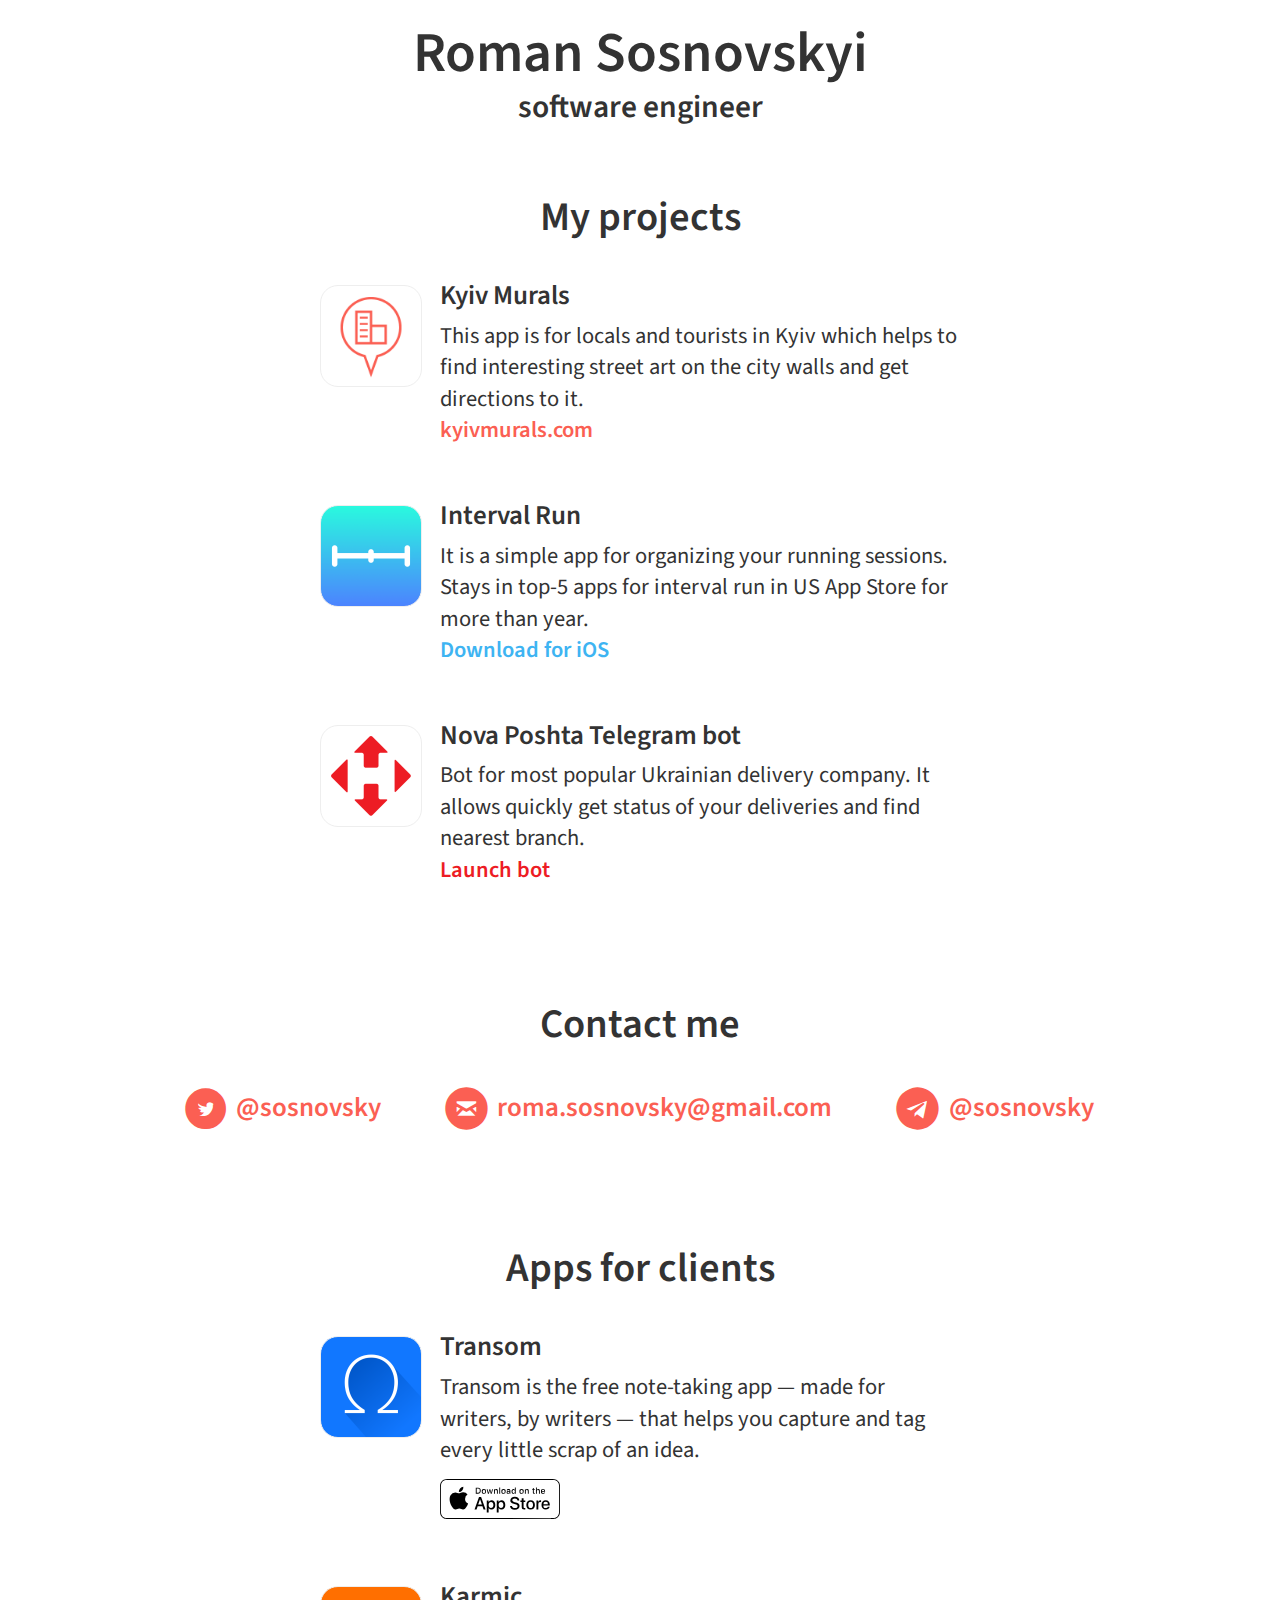
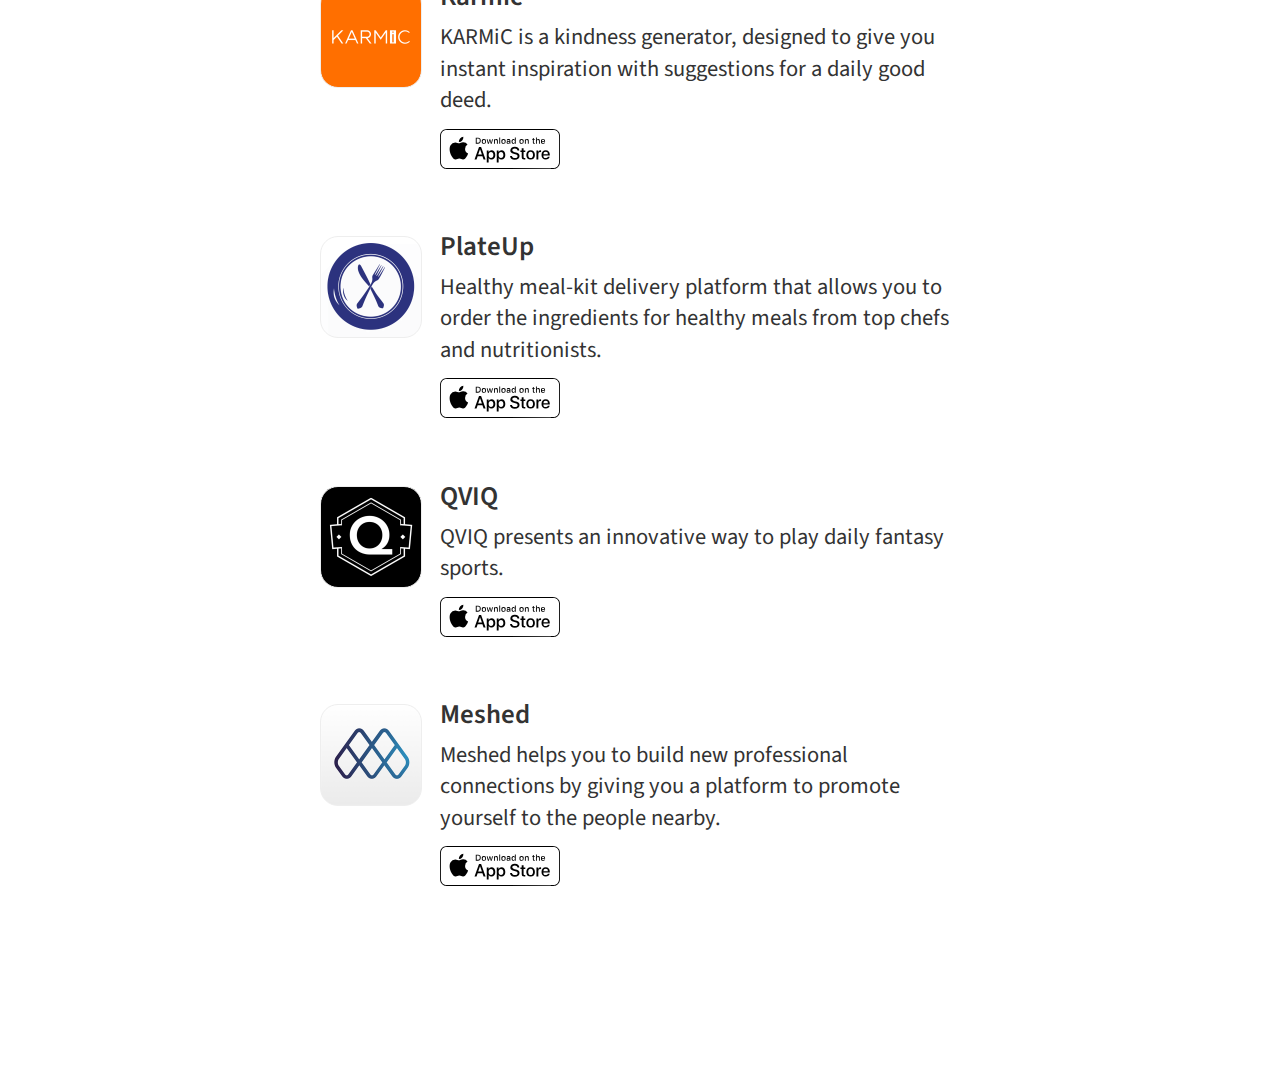
<file: index.html>
<!doctype html>
<html>
  <head>
    <meta charset="utf-8">
    <meta http-equiv="x-ua-compatible" content="ie=edge">
    <title>Roman Sosnovskyi | Software Engineer</title>
    <meta name="description" content="Roma Sosnovsky | Software Engineer">
    <meta name="viewport" content="width=device-width, initial-scale=1">

    <link href='https://fonts.googleapis.com/css?family=Source+Sans+Pro:300,400,600,700,900' rel='stylesheet'>
    <link rel="stylesheet" href="main.css">
  </head>
  <body>
    <h1>Roman Sosnovskyi</h1>
    <h2>software engineer</h2>
    <h3>My projects</h3>
    <ul class="projects">
      <li class="kyiv-murals">
        <h4>Kyiv Murals</h4>
        <p>This app is for locals and tourists in Kyiv which helps to find interesting street art on the city walls and get directions to it.</p>
        <a href="https://kyivmurals.com">kyivmurals.com</a>
      </li>
      <li class="interval-run">
        <h4>Interval Run</h4>
        <p>It is a simple app for organizing your running sessions. Stays in top-5 apps for interval run in US App Store for more than year.</p>
        <a href="https://itunes.apple.com/app/interval-runs/id956283665">Download for iOS</a>
      </li>
      <li class="nova-poshta">
        <h4>Nova Poshta Telegram bot</h4>
        <p>Bot for most popular Ukrainian delivery company. It allows quickly get status of your deliveries and find nearest branch.</p>
        <a href="https://telegram.me/novaposhta_bot">Launch bot</a>
      </li>
    </ul>

    <h3>Contact me</h3>
    <ul class="contacts">
      <li><a href="https://twitter.com/sosnovsky" class="twitter" title="Twitter">@sosnovsky</a></li>
      <li class="contacts-email"><a href="mailto:roma.sosnovsky@gmail.com" class="email" title="Email">roma.sosnovsky@gmail.com</a></li>
      <li><a href="https://telegram.me/sosnovsky" class="telegram" title="Telegram">@sosnovsky</a></li>
    </ul>

    <h3>Apps for clients</h3>
    <ul class="projects">
      <li class="transom">
        <h4>Transom</h4>
        <p>Transom is the free note-taking app — made for writers, by writers — that helps you capture and tag every little scrap of an idea.</p>
        <a href="https://apps.apple.com/app/transom-note-taker-for-writers/id927983947" class="download"><img src="images/download.svg"></a>
      </li>
      <li class="karmic">
        <h4>Karmic</h4>
        <p>KARMiC is a kindness generator, designed to give you instant inspiration with suggestions for a daily good deed.</p>
        <a href="https://apps.apple.com/app/karmic-a-deed-a-day/id839241274" class="download"><img src="images/download.svg"></a>
      </li>
      <li class="plate-up">
        <h4>PlateUp</h4>
        <p>Healthy meal-kit delivery platform that allows you to order the ingredients for healthy meals from top chefs and nutritionists.​</p>
        <a href="https://apps.apple.com/gb/app/plate-up/id1471493923" class="download"><img src="images/download.svg"></a>
      </li>
      <li class="qviq">
        <h4>QVIQ</h4>
        <p>QVIQ presents an innovative way to play daily fantasy sports.</p>
        <a href="https://apps.apple.com/us/app/qviq/id1454377615" class="download"><img src="images/download.svg"></a>
      </li>
      <li class="meshed">
        <h4>Meshed</h4>
        <p>Meshed helps you to build new professional connections by giving you a platform to promote yourself to the people nearby.</p>
        <a href="https://apps.apple.com/app/meshed/id1330393533" class="download"><img src="images/download.svg"></a>
      </li>
    </ul>
    <script>
        window.ga=function(){ga.q.push(arguments)};ga.q=[];ga.l=+new Date;
        ga('create','UA-56630193-1','auto');ga('send','pageview')
    </script>
    <script src="https://www.google-analytics.com/analytics.js" async defer></script>
  </body>
</html>
</file>
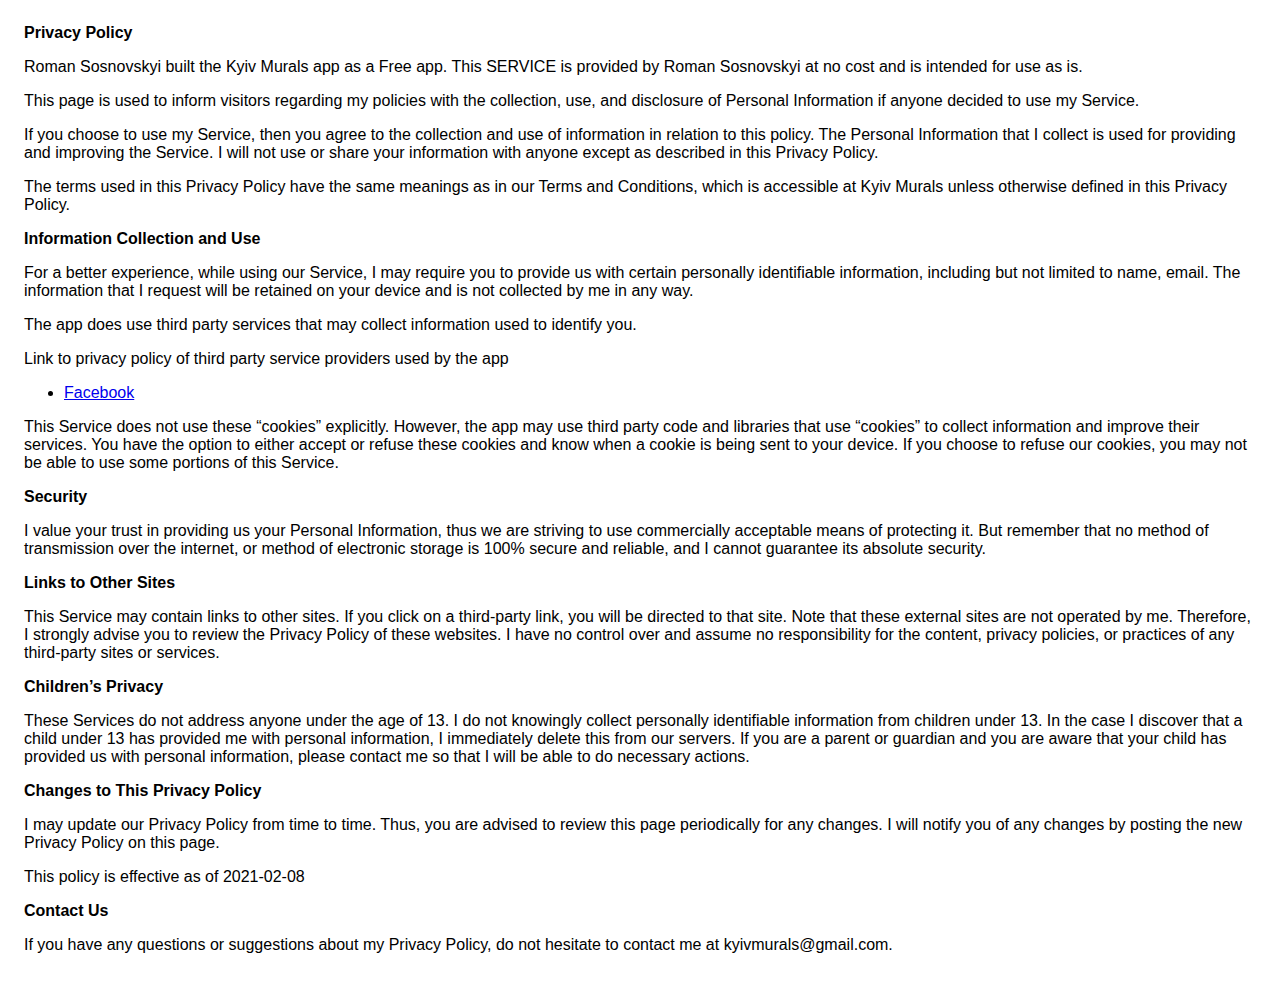
<file: privacy-policy/kyiv-murals.html>
<!DOCTYPE html>
<html>
<head>
      <meta charset='utf-8'>
      <meta name='viewport' content='width=device-width'>
      <title>Privacy Policy</title>
      <style> body { font-family: 'Helvetica Neue', Helvetica, Arial, sans-serif; padding:1em; } </style>
</head>
<body>
<strong>Privacy Policy</strong> <p>
                Roman Sosnovskyi built the Kyiv Murals app as
                a Free app. This SERVICE is provided by
                Roman Sosnovskyi at no cost and is intended for use as
                is.
            </p> <p>
                This page is used to inform visitors regarding my
                policies with the collection, use, and disclosure of Personal
                Information if anyone decided to use my Service.
            </p> <p>
                If you choose to use my Service, then you agree to
                the collection and use of information in relation to this
                policy. The Personal Information that I collect is
                used for providing and improving the Service. I will not use or share your information with
                anyone except as described in this Privacy Policy.
            </p> <p>
                The terms used in this Privacy Policy have the same meanings
                as in our Terms and Conditions, which is accessible at
                Kyiv Murals unless otherwise defined in this Privacy Policy.
            </p> <p><strong>Information Collection and Use</strong></p> <p>
                For a better experience, while using our Service, I
                may require you to provide us with certain personally
                identifiable information, including but not limited to name, email. The information that
                I request will be retained on your device and is not collected by me in any way.
            </p> <div><p>
                The app does use third party services that may collect
                information used to identify you.
                </p> <p>
                Link to privacy policy of third party service providers used
                by the app
                </p> <ul><!----><!----><!----><!----><li><a href="https://www.facebook.com/about/privacy/update/printable" target="_blank" rel="noopener noreferrer">Facebook</a></li><!----><!----><!----><!----><!----><!----><!----><!----><!----><!----><!----><!----><!----><!----><!----><!----><!----><!----><!----><!----></ul></div> <p>
                This Service does not use these “cookies” explicitly. However,
                the app may use third party code and libraries that use
                “cookies” to collect information and improve their services.
                You have the option to either accept or refuse these cookies
                and know when a cookie is being sent to your device. If you
                choose to refuse our cookies, you may not be able to use some
                portions of this Service.
            </p> <p><strong>Security</strong></p> <p>
                I value your trust in providing us your
                Personal Information, thus we are striving to use commercially
                acceptable means of protecting it. But remember that no method
                of transmission over the internet, or method of electronic
                storage is 100% secure and reliable, and I cannot
                guarantee its absolute security.
            </p> <p><strong>Links to Other Sites</strong></p> <p>
                This Service may contain links to other sites. If you click on
                a third-party link, you will be directed to that site. Note
                that these external sites are not operated by me.
                Therefore, I strongly advise you to review the
                Privacy Policy of these websites. I have
                no control over and assume no responsibility for the content,
                privacy policies, or practices of any third-party sites or
                services.
            </p> <p><strong>Children’s Privacy</strong></p> <p>
                These Services do not address anyone under the age of 13.
                I do not knowingly collect personally
                identifiable information from children under 13. In the case
                I discover that a child under 13 has provided
                me with personal information, I immediately
                delete this from our servers. If you are a parent or guardian
                and you are aware that your child has provided us with
                personal information, please contact me so that
                I will be able to do necessary actions.
            </p> <p><strong>Changes to This Privacy Policy</strong></p> <p>
                I may update our Privacy Policy from
                time to time. Thus, you are advised to review this page
                periodically for any changes. I will
                notify you of any changes by posting the new Privacy Policy on
                this page.
            </p> <p>This policy is effective as of 2021-02-08</p> <p><strong>Contact Us</strong></p> <p>
                If you have any questions or suggestions about my
                Privacy Policy, do not hesitate to contact me at kyivmurals@gmail.com.
            </p>
</body>
</html>
</file>
<file: main.css>
@font-face {
  font-family: 'icons';
  src:  url('fonts/icons.woff2') format('woff2'),
        url('fonts/icons.woff') format('woff');
}

html, body {
  margin: 0;
  padding: 0;
  width: 100%;
}

body {
  background: #fff;
  padding-bottom: 100px;
  font: 2.5vh 'Source Sans Pro', Helvetica, Arial;
  color: #333;
  text-align: center;
  position: relative;
  text-rendering: optimizeLegibility;
  -webkit-font-smoothing: antialiased;
  -moz-osx-font-smoothing: grayscale;
  line-height: 1.4;
}
a {
  text-decoration: none;
  transition: all .3s ease-in-out;
  font-weight: 600;
}
h1, h2, h3, h4 {
  font-weight: 600;
}
h1 {
  font-size: 2.5em;
  margin: 15px 0 0;
}
h2 {
  font-size: 1.4em;
  margin: -8px 0 60px;
}
h3 {
  font-size: 1.8em;
}
h4 {
  font-size: 1.2em;
  margin: 0;
}
.projects, .contacts {
  list-style-type: none;
  padding: 0;
  display: inline-block;
  margin: -10px auto 20px;
  width: 50%;
  text-align: left;
}
.projects > li {
  padding-left: 120px;
  position: relative;
  margin-bottom: 50px;
}
.projects > li:before {
  content: "";
  display: inline-block;
  width: 100px;
  height: 100px;
  border-radius: 18px;
  border: 1px solid #eee;
  background-size: contain;
  background-repeat: no-repeat;
  position: absolute;
  left: 0;
  top: 8px;
}
.kyiv-murals:before {
  background-image: url("images/kyiv-murals.png");
}
.kyiv-murals a {
  color: #fb5f53;
}
.kyiv-murals a:hover {
  color: #fb180c;
}
.friends-at:before {
  background-image: url("images/friends-at.png");
}
.friends-at a {
  color: #ffcc00;
}
.friends-at a:hover {
  color: #e7bc10;
}
.interval-run:before {
  background-image: url("images/interval-run.png");
}
.interval-run a {
  color: #3EB4F2;
}
.interval-run a:hover {
  color: #43A3F7;
}
.nova-poshta:before {
  background-image: url("images/nova-poshta.png");
}
.nova-poshta a {
  color: #ed1c24;
}
.nova-poshta a:hover {
  color: #ce181f;
}
.procoach:before {
  background-image: url("images/procoach.png");
}
.procoach a {
  color: #4db7dd;
}
.procoach a:hover {
  color: #21a7d7;
}
.meshed:before {
  background-image: url("images/meshed.png");
}
.meshed a {
  color: #2c7dab;
}
.meshed a:hover {
  color: #2d5986;
}
.transom:before {
  background-image: url("images/transom.png");
}
.transom a {
  color: #1177FF;
}
.transom a:hover {
  color: #1162FF;
}
.karmic:before {
  background-image: url("images/karmic.png");
}
.karmic a {
  color: #FF6F00;
}
.karmic a:hover {
  color: #FF4E00;
}
.qviq:before {
  background-image: url("images/qviq.png");
}
.qviq a {
  color: #555;
}
.qviq a:hover {
  color: #000;
}
.plate-up:before {
  background-image: url("images/plateup.png");
}
.plate-up a {
  color: #2C327E;
}
.plate-up a:hover {
  color: #2C507E;
}
.download {
  margin-top: 12px;
  display: inline-block;
}
.projects > li p {
  margin: 6px 0 0;
}
.contacts {
  width: 90%;
  margin: -20px auto 70px;
  text-align: center;
  font-size: 1.2em;
}
.contacts li {
  display: inline-block;
  margin-left: 60px;
}
.contacts li:first-child {
  margin-left: 0;
}
.contacts a {
  position: relative;
  color: #fb5f53;
}
.contacts a:hover {
  color: #fb180c;
}
.contacts a:before {
  font-family: "icons";
  font-size: 1.5em;
  margin-right: 1.2vh;
  position: relative;
  top: .8vh;
}
.email:before {
  content: "\e800";
}
.twitter:before {
  content: "\f30a";
}
.telegram:before {
  content: "\f2c6";
}

@media (max-width: 1120px) {
  body {
    font-size: 20px;
  }
  .projects, .contacts {
    width: 90%;
  }
}
@media (max-width: 920px) {
  .contacts {
    width: 96%; 
  }
}
@media (max-width: 850px) {
  .contacts {
    width: auto;
    margin-left: auto;
    margin-right: auto;
  }
  .contacts li {
    display: block;
    margin: 0;
    text-align: left;
  }
}
@media (max-width: 375px) {
  .contacts {
    font-size: 1.1em;
  }
}
</file>
